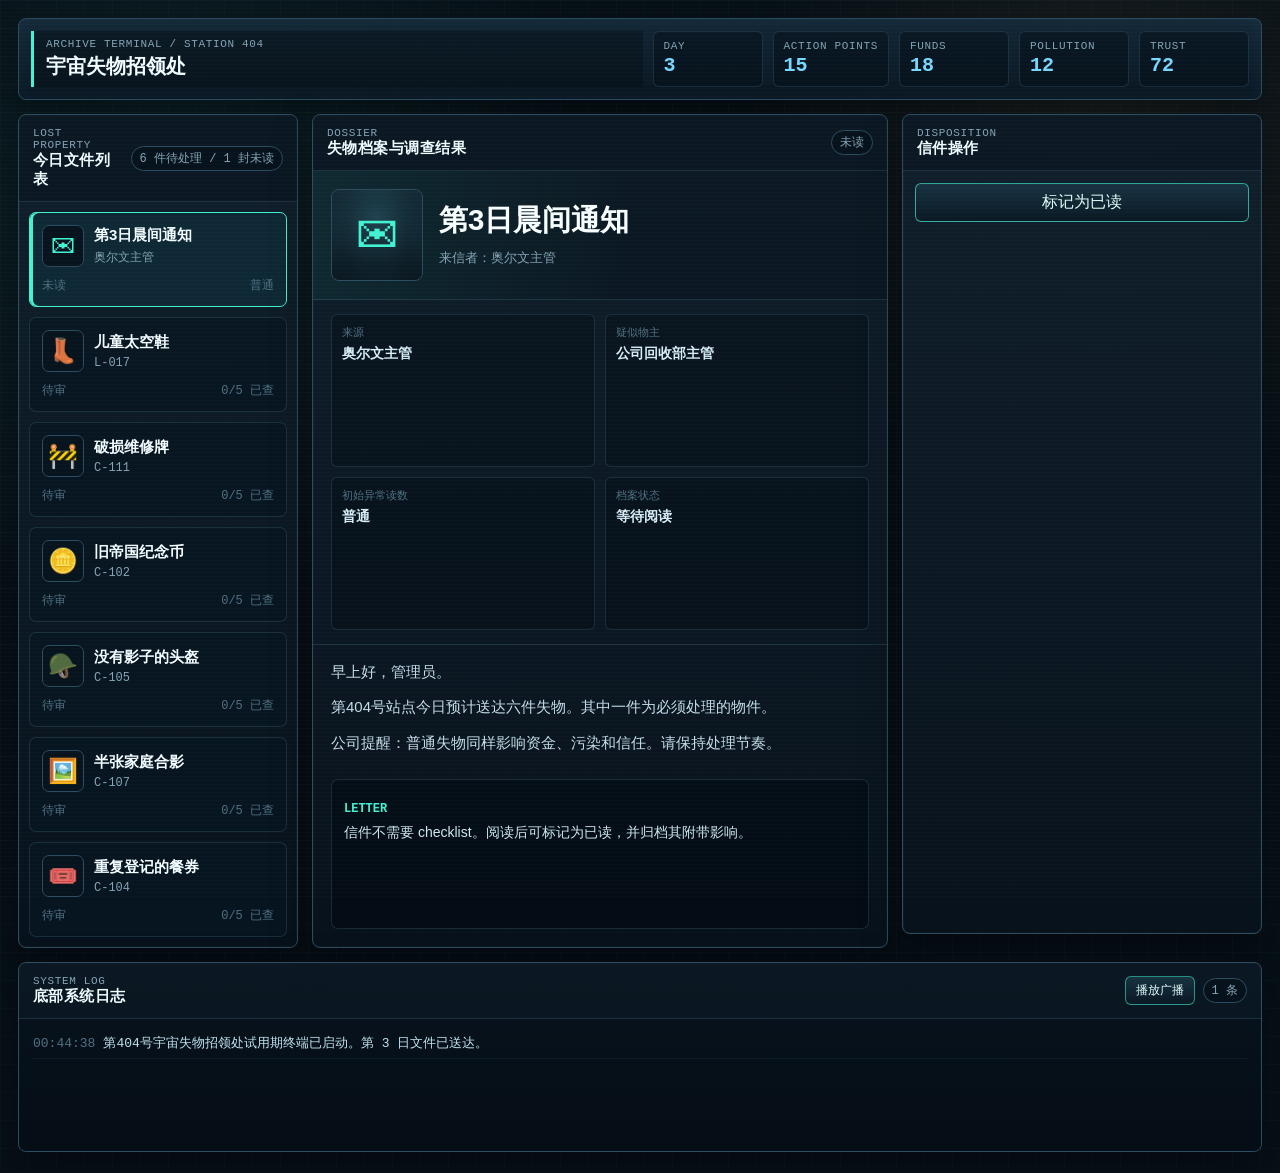
<file: index.html>
<!DOCTYPE html>
<html lang="zh-CN">
<head>
  <meta charset="UTF-8" />
  <meta name="viewport" content="width=device-width, initial-scale=1.0" />
  <title>宇宙失物招领处 - 异常档案管理</title>
  <link rel="stylesheet" href="styles.css" />
</head>
<body>
  <div class="app">
    <header class="topbar" aria-label="站点状态栏">
      <div class="brand">
        <small>Archive Terminal / Station 404</small>
        <strong>宇宙失物招领处</strong>
      </div>
      <div class="stat">
        <small>Day</small>
        <strong id="dayValue">3</strong>
      </div>
      <div class="stat">
        <small>Action Points</small>
        <strong id="apValue">15</strong>
      </div>
      <div class="stat" id="fundsStat">
        <small>Funds</small>
        <strong id="fundsValue">18</strong>
      </div>
      <div class="stat" id="pollutionStat">
        <small>Pollution</small>
        <strong id="pollutionValue">12</strong>
      </div>
      <div class="stat" id="trustStat">
        <small>Trust</small>
        <strong id="trustValue">72</strong>
      </div>
    </header>

    <main class="main">
      <section class="panel">
        <div class="panel-title">
          <div>
            <small>Lost Property</small>
            <h2>今日文件列表</h2>
          </div>
          <span class="tag" id="remainingTag">载入中</span>
        </div>
        <div class="item-list" id="itemList"></div>
      </section>

      <section class="panel dossier">
        <div class="panel-title">
          <div>
            <small>Dossier</small>
            <h2>失物档案与调查结果</h2>
          </div>
          <span class="tag" id="processedTag">未处理</span>
        </div>
        <div class="file-hero">
          <div class="big-icon" id="itemIcon">?</div>
          <div>
            <h1 id="itemName">等待载入</h1>
            <p id="itemCode">编号：--</p>
          </div>
        </div>
        <div class="data-grid">
          <div class="field">
            <small>来源</small>
            <strong id="itemSource">--</strong>
          </div>
          <div class="field">
            <small>疑似物主</small>
            <strong id="itemOwner">--</strong>
          </div>
          <div class="field">
            <small>初始异常读数</small>
            <strong id="itemAnomaly">--</strong>
          </div>
          <div class="field">
            <small>档案状态</small>
            <strong id="itemStatus">--</strong>
          </div>
        </div>
        <div class="investigation">
          <p class="description" id="itemDescription"></p>
          <div class="button-grid" id="investigationButtons"></div>
          <div class="results" id="resultList" aria-live="polite"></div>
        </div>
      </section>

      <aside class="right-stack">
        <section class="panel">
          <div class="panel-title">
            <div>
              <small>Checklist</small>
              <h2>标准审查清单</h2>
            </div>
            <span class="tag">5 项</span>
          </div>
          <div class="checklist" id="checklist"></div>
        </section>

        <section class="panel">
          <div class="panel-title">
            <div>
              <small>Disposition</small>
              <h2>处理决定</h2>
            </div>
          </div>
          <div class="actions" id="actionButtons"></div>
        </section>
      </aside>
    </main>

    <section class="panel log-panel">
      <div class="panel-title">
        <div>
          <small>System Log</small>
          <h2>底部系统日志</h2>
        </div>
        <div class="panel-actions">
          <button class="btn radio-button" id="playRadioButton" type="button">播放广播</button>
          <span class="tag" id="logCount">0 条</span>
        </div>
      </div>
      <ul class="log" id="logList" aria-live="polite"></ul>
    </section>
  </div>

  <div class="modal" id="confirmModal" role="dialog" aria-modal="true" aria-labelledby="confirmTitle">
    <div class="dialog">
      <header>
        <h3 id="confirmTitle">确认处理</h3>
      </header>
      <div class="dialog-content">
        <div id="confirmText"></div>
        <div class="delta-grid" id="deltaGrid"></div>
        <div class="summary-box" id="confirmSummary"></div>
        <div class="dialog-actions">
          <button class="btn" id="cancelDecision">取消</button>
          <button class="btn primary" id="confirmDecision">确认执行</button>
        </div>
      </div>
    </div>
  </div>

  <audio id="backgroundMusic" src="audio/day.mp3" loop preload="auto"></audio>
  <script src="script.js"></script>
</body>
</html>
</file>
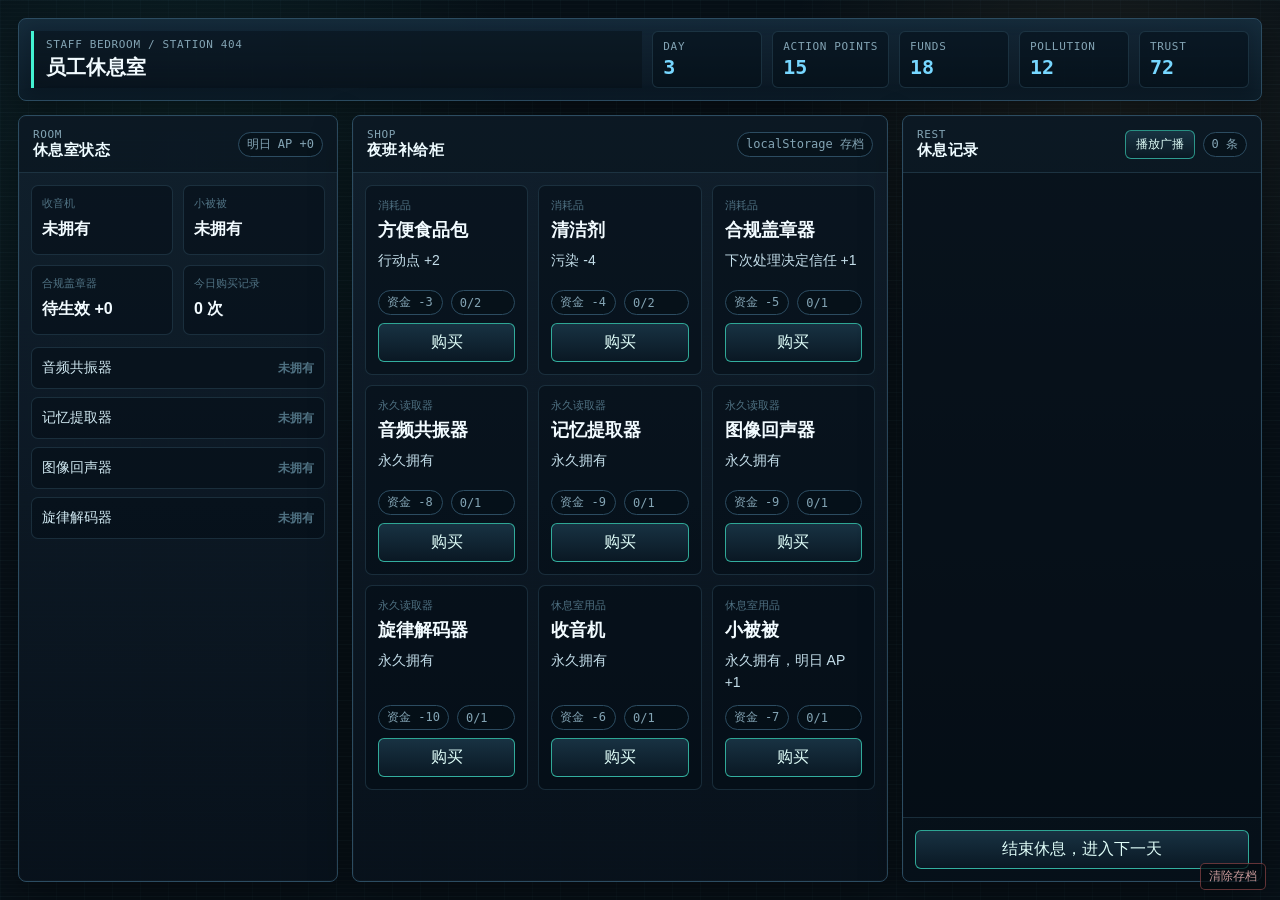
<file: bedroom.html>
<!DOCTYPE html>
<html lang="zh-CN">
<head>
  <meta charset="UTF-8" />
  <meta name="viewport" content="width=device-width, initial-scale=1.0" />
  <title>宇宙失物招领处 - 员工休息室</title>
  <link rel="stylesheet" href="styles.css" />
</head>
<body>
  <div class="app bedroom-app">
    <header class="topbar" aria-label="休息室状态栏">
      <div class="brand">
        <small>Staff Bedroom / Station 404</small>
        <strong>员工休息室</strong>
      </div>
      <div class="stat">
        <small>Day</small>
        <strong id="dayValue">3</strong>
      </div>
      <div class="stat">
        <small>Action Points</small>
        <strong id="apValue">15</strong>
      </div>
      <div class="stat" id="fundsStat">
        <small>Funds</small>
        <strong id="fundsValue">18</strong>
      </div>
      <div class="stat" id="pollutionStat">
        <small>Pollution</small>
        <strong id="pollutionValue">12</strong>
      </div>
      <div class="stat" id="trustStat">
        <small>Trust</small>
        <strong id="trustValue">72</strong>
      </div>
    </header>

    <main class="bedroom-main">
      <section class="panel bedroom-status-panel">
        <div class="panel-title">
          <div>
            <small>Room</small>
            <h2>休息室状态</h2>
          </div>
          <span class="tag" id="bonusTag">明日 AP +0</span>
        </div>
        <div class="room-grid">
          <div class="room-field">
            <small>收音机</small>
            <strong id="radioValue">未拥有</strong>
          </div>
          <div class="room-field">
            <small>小被被</small>
            <strong id="blanketValue">未拥有</strong>
          </div>
          <div class="room-field">
            <small>合规盖章器</small>
            <strong id="pendingTrustValue">待生效 +0</strong>
          </div>
          <div class="room-field">
            <small>今日购买记录</small>
            <strong id="purchaseCountValue">0</strong>
          </div>
        </div>
        <div class="device-list" id="deviceList"></div>
      </section>

      <section class="panel shop-panel">
        <div class="panel-title">
          <div>
            <small>Shop</small>
            <h2>夜班补给柜</h2>
          </div>
          <span class="tag">localStorage 存档</span>
        </div>
        <div class="shop-grid" id="shopGrid"></div>
      </section>

      <section class="panel rest-panel">
        <div class="panel-title">
          <div>
            <small>Rest</small>
            <h2>休息记录</h2>
          </div>
          <div class="panel-actions">
            <button class="btn radio-button" id="playRadioButton" type="button">播放广播</button>
            <span class="tag" id="bedroomLogCount">0 条</span>
          </div>
        </div>
        <ul class="log bedroom-log" id="bedroomLogList" aria-live="polite"></ul>
        <div class="rest-actions">
          <button class="btn primary" id="finishRestButton">结束休息，进入下一天</button>
        </div>
      </section>
    </main>

    <button class="clear-save-button" id="clearSaveButton">清除存档</button>
  </div>

  <audio id="backgroundMusic" src="audio/night.mp3" loop preload="auto"></audio>
  <script src="bedroom.js"></script>
</body>
</html>
</file>
<file: styles.css>
﻿:root {
      --bg: #071017;
      --panel: #101c27;
      --panel-2: #132636;
      --panel-3: #0b1722;
      --line: #2c4c61;
      --line-soft: rgba(91, 146, 171, 0.22);
      --text: #d6edf7;
      --muted: #83a4b4;
      --dim: #4f7182;
      --blue: #77d7ff;
      --cyan: #43f2d2;
      --amber: #ffcf75;
      --red: #ff7676;
      --green: #8df2ad;
      --shadow: rgba(0, 0, 0, 0.36);
      --mono: "Consolas", "SFMono-Regular", "Menlo", "Microsoft YaHei UI", monospace;
      --sans: "Segoe UI", "Microsoft YaHei UI", "PingFang SC", sans-serif;
    }

    * {
      box-sizing: border-box;
    }

    body {
      margin: 0;
      min-height: 100vh;
      color: var(--text);
      font-family: var(--sans);
      background:
        linear-gradient(rgba(119, 215, 255, 0.025) 1px, transparent 1px),
        linear-gradient(90deg, rgba(119, 215, 255, 0.025) 1px, transparent 1px),
        radial-gradient(circle at 14% 18%, rgba(67, 242, 210, 0.08), transparent 28%),
        radial-gradient(circle at 86% 12%, rgba(255, 207, 117, 0.07), transparent 24%),
        var(--bg);
      background-size: 28px 28px, 28px 28px, auto, auto, auto;
      overflow-x: hidden;
    }

    body::before {
      content: "";
      position: fixed;
      inset: 0;
      pointer-events: none;
      background: repeating-linear-gradient(
        to bottom,
        rgba(255, 255, 255, 0.025),
        rgba(255, 255, 255, 0.025) 1px,
        transparent 1px,
        transparent 4px
      );
      mix-blend-mode: screen;
      opacity: 0.35;
    }

    .app {
      width: min(1500px, 100%);
      min-height: 100vh;
      margin: 0 auto;
      padding: 18px;
      display: grid;
      grid-template-rows: auto 1fr 190px;
      gap: 14px;
    }

    .topbar {
      border: 1px solid var(--line);
      background: linear-gradient(180deg, rgba(20, 40, 56, 0.95), rgba(10, 23, 34, 0.95));
      box-shadow: 0 12px 34px var(--shadow), inset 0 0 22px rgba(119, 215, 255, 0.05);
      display: grid;
      grid-template-columns: minmax(280px, 1.2fr) repeat(5, minmax(110px, auto));
      gap: 10px;
      align-items: stretch;
      padding: 12px;
      border-radius: 8px;
    }

    .brand {
      min-width: 0;
      padding: 7px 12px;
      border-left: 3px solid var(--cyan);
      background: rgba(5, 15, 22, 0.45);
    }

    .brand small,
    .stat small,
    .panel-title small {
      display: block;
      color: var(--muted);
      font-family: var(--mono);
      font-size: 11px;
      letter-spacing: 0.06em;
      text-transform: uppercase;
    }

    .brand strong {
      display: block;
      margin-top: 3px;
      overflow: hidden;
      text-overflow: ellipsis;
      white-space: nowrap;
      color: #f2fbff;
      font-size: 20px;
      letter-spacing: 0;
    }

    .stat {
      min-width: 104px;
      padding: 8px 10px;
      border: 1px solid var(--line-soft);
      background: rgba(4, 14, 22, 0.48);
      border-radius: 6px;
    }

    .stat strong {
      display: block;
      margin-top: 2px;
      color: var(--blue);
      font-family: var(--mono);
      font-size: 20px;
    }

    .stat.warning strong {
      color: var(--amber);
    }

    .stat.danger strong {
      color: var(--red);
    }

    .main {
      min-height: 0;
      display: grid;
      grid-template-columns: 280px minmax(360px, 1fr) 360px;
      gap: 14px;
    }

    .panel {
      min-height: 0;
      border: 1px solid var(--line);
      border-radius: 8px;
      background: linear-gradient(180deg, rgba(17, 32, 45, 0.96), rgba(8, 18, 28, 0.96));
      box-shadow: 0 16px 40px var(--shadow), inset 0 0 0 1px rgba(255, 255, 255, 0.025);
      overflow: hidden;
    }

    .panel-title {
      min-height: 54px;
      padding: 12px 14px;
      border-bottom: 1px solid var(--line-soft);
      display: flex;
      align-items: center;
      justify-content: space-between;
      gap: 10px;
      background: rgba(4, 14, 22, 0.38);
    }

    .panel-title h2 {
      margin: 0;
      color: #eefbff;
      font-size: 15px;
      font-weight: 700;
      letter-spacing: 0.03em;
    }

    .panel-actions {
      display: inline-flex;
      align-items: center;
      gap: 8px;
      flex-wrap: wrap;
      justify-content: flex-end;
    }

    .tag {
      display: inline-flex;
      align-items: center;
      min-height: 24px;
      padding: 3px 8px;
      border: 1px solid var(--line);
      border-radius: 999px;
      color: var(--muted);
      background: rgba(5, 15, 22, 0.55);
      font-family: var(--mono);
      font-size: 12px;
      white-space: nowrap;
    }

    .item-list {
      padding: 10px;
      display: grid;
      gap: 10px;
    }

    .item-card {
      width: 100%;
      padding: 12px;
      color: var(--text);
      text-align: left;
      border: 1px solid var(--line-soft);
      border-radius: 7px;
      background: rgba(8, 22, 33, 0.82);
      cursor: pointer;
      transition: border-color 0.15s ease, transform 0.15s ease, background 0.15s ease;
    }

    .item-card:hover {
      transform: translateY(-1px);
      border-color: rgba(119, 215, 255, 0.7);
      background: rgba(14, 35, 50, 0.95);
    }

    .item-card.active {
      border-color: var(--cyan);
      box-shadow: inset 3px 0 0 var(--cyan);
      background: rgba(15, 40, 54, 0.98);
    }

    .item-card.processed {
      opacity: 0.62;
    }

    .item-row {
      display: flex;
      align-items: center;
      gap: 10px;
    }

    .item-icon {
      width: 42px;
      height: 42px;
      display: grid;
      place-items: center;
      flex: 0 0 auto;
      border: 1px solid var(--line);
      border-radius: 7px;
      background: #07131d;
      font-size: 24px;
    }

    .item-name {
      min-width: 0;
      flex: 1;
    }

    .item-name strong {
      display: block;
      color: #f2fbff;
      font-size: 15px;
    }

    .item-name span {
      display: block;
      margin-top: 4px;
      color: var(--muted);
      font-family: var(--mono);
      font-size: 12px;
    }

    .item-meta {
      margin-top: 10px;
      display: flex;
      justify-content: space-between;
      gap: 8px;
      color: var(--dim);
      font-family: var(--mono);
      font-size: 12px;
    }

    .dossier {
      display: grid;
      grid-template-rows: auto auto 1fr;
    }

    .file-hero {
      padding: 18px;
      border-bottom: 1px solid var(--line-soft);
      display: grid;
      grid-template-columns: 92px 1fr;
      gap: 16px;
      align-items: center;
      background:
        linear-gradient(90deg, rgba(67, 242, 210, 0.08), transparent 55%),
        rgba(7, 18, 27, 0.45);
    }

    .big-icon {
      width: 92px;
      height: 92px;
      display: grid;
      place-items: center;
      border: 1px solid var(--line);
      border-radius: 8px;
      background: radial-gradient(circle at 50% 30%, rgba(119, 215, 255, 0.16), rgba(5, 12, 19, 0.95));
      box-shadow: inset 0 0 22px rgba(119, 215, 255, 0.08);
      font-size: 48px;
    }

    .big-icon img {
      width: 100%;
      height: 100%;
      object-fit: cover;
      border-radius: 7px;
    }

    .big-icon span {
      color: var(--cyan);
      font-family: var(--mono);
      font-size: 42px;
    }

    .file-hero h1 {
      margin: 0;
      color: #f7fdff;
      font-size: clamp(22px, 2.3vw, 34px);
      letter-spacing: 0;
    }

    .file-hero p {
      margin: 8px 0 0;
      color: var(--muted);
      font-family: var(--mono);
      font-size: 13px;
      line-height: 1.55;
    }

    .data-grid {
      padding: 14px 18px;
      border-bottom: 1px solid var(--line-soft);
      display: grid;
      grid-template-columns: repeat(2, minmax(0, 1fr));
      gap: 10px;
    }

    .field {
      min-height: 58px;
      padding: 10px;
      border: 1px solid var(--line-soft);
      border-radius: 6px;
      background: rgba(3, 13, 20, 0.42);
    }

    .field small {
      display: block;
      color: var(--dim);
      font-family: var(--mono);
      font-size: 11px;
    }

    .field strong {
      display: block;
      margin-top: 4px;
      color: var(--text);
      font-size: 14px;
      line-height: 1.35;
    }

    .investigation {
      min-height: 0;
      padding: 14px 18px 18px;
      display: grid;
      grid-template-rows: auto auto 1fr;
      gap: 12px;
    }

    .description {
      margin: 0;
      color: #c4deea;
      line-height: 1.7;
      font-size: 15px;
    }

    .description p {
      margin: 0 0 10px;
    }

    .description p:last-child {
      margin-bottom: 0;
    }

    .button-grid {
      display: grid;
      grid-template-columns: repeat(5, minmax(0, 1fr));
      gap: 8px;
    }

    button {
      font: inherit;
    }

    .btn {
      min-height: 38px;
      padding: 8px 10px;
      border: 1px solid var(--line);
      border-radius: 6px;
      color: var(--text);
      background: linear-gradient(180deg, rgba(25, 52, 68, 0.96), rgba(10, 25, 36, 0.96));
      cursor: pointer;
      transition: transform 0.12s ease, border-color 0.12s ease, color 0.12s ease, background 0.12s ease;
    }

    .btn:hover:not(:disabled) {
      transform: translateY(-1px);
      border-color: var(--blue);
      color: #ffffff;
      background: linear-gradient(180deg, rgba(35, 72, 92, 0.98), rgba(12, 32, 45, 0.98));
    }

    .btn:disabled {
      cursor: not-allowed;
      opacity: 0.42;
    }

    .btn.primary {
      border-color: rgba(67, 242, 210, 0.65);
      color: #dffdf8;
    }

    .btn.radio-button {
      min-height: 28px;
      padding: 5px 10px;
      color: #dffdf8;
      border-color: rgba(67, 242, 210, 0.55);
      font-size: 12px;
      white-space: nowrap;
    }

    .btn.warn {
      border-color: rgba(255, 207, 117, 0.62);
      color: #ffe3a8;
    }

    .btn.danger {
      border-color: rgba(255, 118, 118, 0.62);
      color: #ffc1c1;
    }

    .btn.submit-review {
      grid-column: 1 / -1;
      margin-top: 4px;
      border-color: rgba(67, 242, 210, 0.58);
      background: linear-gradient(180deg, rgba(31, 65, 80, 0.98), rgba(8, 24, 34, 0.98));
      color: #dffdf8;
      font-weight: 700;
    }

    .btn.next-day,
    .btn.mark-read {
      grid-column: 1 / -1;
    }

    .letter-card .item-icon {
      color: var(--cyan);
      font-family: var(--mono);
    }

    .results {
      min-height: 150px;
      padding: 12px;
      border: 1px solid var(--line-soft);
      border-radius: 7px;
      background: rgba(1, 9, 15, 0.48);
      overflow: auto;
    }

    .result-entry {
      padding: 10px 0;
      border-bottom: 1px dashed rgba(91, 146, 171, 0.26);
    }

    .result-entry:last-child {
      border-bottom: 0;
    }

    .result-entry b {
      display: block;
      margin-bottom: 5px;
      color: var(--cyan);
      font-family: var(--mono);
      font-size: 12px;
    }

    .result-entry p {
      margin: 0;
      color: #cfe7f0;
      line-height: 1.62;
      font-size: 14px;
    }

    .result-entry.ap-warning {
      margin-bottom: 8px;
      padding: 12px;
      border: 1px solid rgba(255, 207, 117, 0.44);
      border-radius: 6px;
      background: rgba(48, 37, 15, 0.45);
    }

    .result-entry.ap-warning b {
      color: var(--amber);
    }

    .right-stack {
      display: grid;
      grid-template-rows: 1fr auto;
      gap: 14px;
      min-height: 0;
    }

    .checklist {
      padding: 12px;
      display: grid;
      gap: 10px;
    }

    .check-row {
      display: grid;
      grid-template-columns: 48px 1fr auto;
      align-items: center;
      gap: 10px;
      min-height: 45px;
      padding: 8px 10px;
      border: 1px solid var(--line-soft);
      border-radius: 6px;
      background: rgba(3, 13, 20, 0.45);
    }

    .check-symbol {
      color: var(--muted);
      font-family: var(--mono);
      font-size: 17px;
      font-weight: 700;
    }

    .check-symbol.pass {
      color: var(--green);
    }

    .check-symbol.suspect {
      color: var(--amber);
    }

    .check-symbol.conflict {
      color: var(--red);
    }

    .check-name {
      color: #e4f5fb;
      font-size: 14px;
    }

    .check-state {
      color: var(--dim);
      font-family: var(--mono);
      font-size: 12px;
    }

    .actions {
      padding: 12px;
      display: grid;
      grid-template-columns: repeat(2, minmax(0, 1fr));
      gap: 9px;
    }

    .log-panel {
      display: grid;
      grid-template-rows: auto 1fr;
    }

    .log {
      margin: 0;
      padding: 12px 14px;
      overflow: auto;
      color: #bfe2ee;
      font-family: var(--mono);
      font-size: 13px;
      line-height: 1.58;
      list-style: none;
      background: rgba(3, 11, 17, 0.54);
    }

    .log li {
      padding: 3px 0;
      border-bottom: 1px solid rgba(91, 146, 171, 0.1);
    }

    .log time {
      color: var(--dim);
      margin-right: 8px;
    }

    .modal {
      position: fixed;
      inset: 0;
      display: none;
      place-items: center;
      padding: 20px;
      background: rgba(2, 8, 12, 0.72);
      backdrop-filter: blur(5px);
      z-index: 5;
    }

    .modal.open {
      display: grid;
    }

    .dialog {
      width: min(620px, 100%);
      border: 1px solid var(--line);
      border-radius: 8px;
      background: linear-gradient(180deg, #132635, #08131d);
      box-shadow: 0 24px 70px rgba(0, 0, 0, 0.58);
      overflow: hidden;
    }

    .dialog header,
    .report header {
      padding: 16px 18px;
      border-bottom: 1px solid var(--line-soft);
      background: rgba(4, 14, 22, 0.52);
    }

    .dialog h3,
    .report h3 {
      margin: 0;
      color: #f4fcff;
      font-size: 19px;
    }

    .dialog-content {
      padding: 18px;
      display: grid;
      gap: 14px;
    }

    .delta-grid {
      display: grid;
      grid-template-columns: repeat(3, 1fr);
      gap: 8px;
    }

    .delta {
      padding: 10px;
      border: 1px solid var(--line-soft);
      border-radius: 6px;
      background: rgba(1, 9, 15, 0.42);
      text-align: center;
      font-family: var(--mono);
    }

    .delta span {
      display: block;
      color: var(--muted);
      font-size: 11px;
    }

    .delta strong {
      display: block;
      margin-top: 4px;
      color: var(--blue);
      font-size: 18px;
    }

    .summary-box {
      padding: 12px;
      border: 1px solid var(--line-soft);
      border-radius: 6px;
      color: #cce4ed;
      background: rgba(1, 9, 15, 0.42);
      font-family: var(--mono);
      font-size: 13px;
      line-height: 1.65;
    }

    .dialog-actions {
      display: flex;
      justify-content: flex-end;
      gap: 10px;
    }

    .report {
      margin-top: 12px;
      border: 1px solid rgba(255, 207, 117, 0.46);
      border-radius: 8px;
      background: rgba(38, 31, 16, 0.54);
      overflow: hidden;
    }

    .report-body {
      padding: 14px 18px 18px;
      color: #ffe8b7;
      line-height: 1.65;
    }

    .report-stats {
      display: flex;
      flex-wrap: wrap;
      gap: 8px;
      margin: 12px 0;
    }

    .hidden {
      display: none;
    }

    .bedroom-app {
      grid-template-rows: auto 1fr;
      position: relative;
    }

    .bedroom-main {
      min-height: 0;
      display: grid;
      grid-template-columns: 320px minmax(420px, 1fr) 360px;
      gap: 14px;
    }

    .bedroom-status-panel,
    .shop-panel,
    .rest-panel {
      display: grid;
      grid-template-rows: auto auto 1fr;
    }

    .room-grid {
      padding: 12px;
      display: grid;
      grid-template-columns: repeat(2, minmax(0, 1fr));
      gap: 10px;
    }

    .room-field,
    .device-row,
    .shop-item {
      border: 1px solid var(--line-soft);
      border-radius: 7px;
      background: rgba(3, 13, 20, 0.46);
    }

    .room-field {
      min-height: 70px;
      padding: 10px;
    }

    .room-field small,
    .shop-item small {
      display: block;
      color: var(--dim);
      font-family: var(--mono);
      font-size: 11px;
      text-transform: uppercase;
    }

    .room-field strong {
      display: block;
      margin-top: 8px;
      color: #f2fbff;
      font-size: 16px;
    }

    .device-list {
      padding: 0 12px 12px;
      display: grid;
      gap: 8px;
      align-self: start;
    }

    .device-row {
      min-height: 42px;
      padding: 9px 10px;
      display: flex;
      align-items: center;
      justify-content: space-between;
      gap: 10px;
      color: #cfe7f0;
      font-size: 14px;
    }

    .device-row strong {
      color: var(--dim);
      font-family: var(--mono);
      font-size: 12px;
      white-space: nowrap;
    }

    .device-row.owned {
      border-color: rgba(67, 242, 210, 0.48);
      background: rgba(12, 38, 43, 0.42);
    }

    .device-row.owned strong {
      color: var(--cyan);
    }

    .shop-grid {
      padding: 12px;
      display: grid;
      grid-template-columns: repeat(3, minmax(0, 1fr));
      gap: 10px;
      overflow: auto;
    }

    .shop-item {
      min-height: 190px;
      padding: 12px;
      display: grid;
      grid-template-rows: 1fr auto;
      gap: 12px;
    }

    .shop-item.owned {
      border-color: rgba(67, 242, 210, 0.5);
      background: rgba(10, 35, 41, 0.42);
    }

    .shop-item h3 {
      margin: 5px 0 0;
      color: #f2fbff;
      font-size: 18px;
      letter-spacing: 0;
    }

    .shop-item p {
      margin: 8px 0 0;
      color: #c4deea;
      font-size: 14px;
      line-height: 1.55;
    }

    .shop-item-footer {
      display: grid;
      grid-template-columns: 1fr 1fr;
      gap: 8px;
    }

    .shop-item-footer .btn {
      grid-column: 1 / -1;
    }

    .rest-panel {
      grid-template-rows: auto 1fr auto;
    }

    .bedroom-log {
      min-height: 0;
    }

    .rest-actions {
      padding: 12px;
      border-top: 1px solid var(--line-soft);
      background: rgba(4, 14, 22, 0.38);
    }

    .rest-actions .btn {
      width: 100%;
    }

    .clear-save-button {
      position: fixed;
      right: 14px;
      bottom: 10px;
      min-height: 26px;
      padding: 4px 8px;
      border: 1px solid rgba(255, 118, 118, 0.38);
      border-radius: 5px;
      color: rgba(255, 193, 193, 0.78);
      background: rgba(3, 10, 14, 0.72);
      font-size: 12px;
      cursor: pointer;
      z-index: 4;
    }

    .clear-save-button:hover {
      border-color: rgba(255, 118, 118, 0.7);
      color: #ffc1c1;
    }

    @media (max-width: 1120px) {
      .app {
        grid-template-rows: auto auto 210px;
      }

      .topbar {
        grid-template-columns: repeat(3, minmax(0, 1fr));
      }

      .brand {
        grid-column: 1 / -1;
      }

      .main {
        grid-template-columns: 240px 1fr;
      }

      .right-stack {
        grid-column: 1 / -1;
        grid-template-columns: 1fr 320px;
        grid-template-rows: auto;
      }

      .bedroom-app {
        grid-template-rows: auto 1fr;
      }

      .bedroom-main {
        grid-template-columns: 1fr;
      }

      .shop-grid {
        grid-template-columns: repeat(2, minmax(0, 1fr));
      }
    }

    @media (max-width: 820px) {
      .app {
        padding: 10px;
        grid-template-rows: auto auto 220px;
      }

      .bedroom-app {
        grid-template-rows: auto 1fr;
      }

      .topbar,
      .main,
      .bedroom-main,
      .right-stack,
      .file-hero,
      .data-grid {
        grid-template-columns: 1fr;
      }

      .button-grid,
      .actions,
      .delta-grid,
      .room-grid,
      .shop-grid,
      .shop-item-footer {
        grid-template-columns: 1fr;
      }

      .brand strong {
        white-space: normal;
      }
    }
</file>
